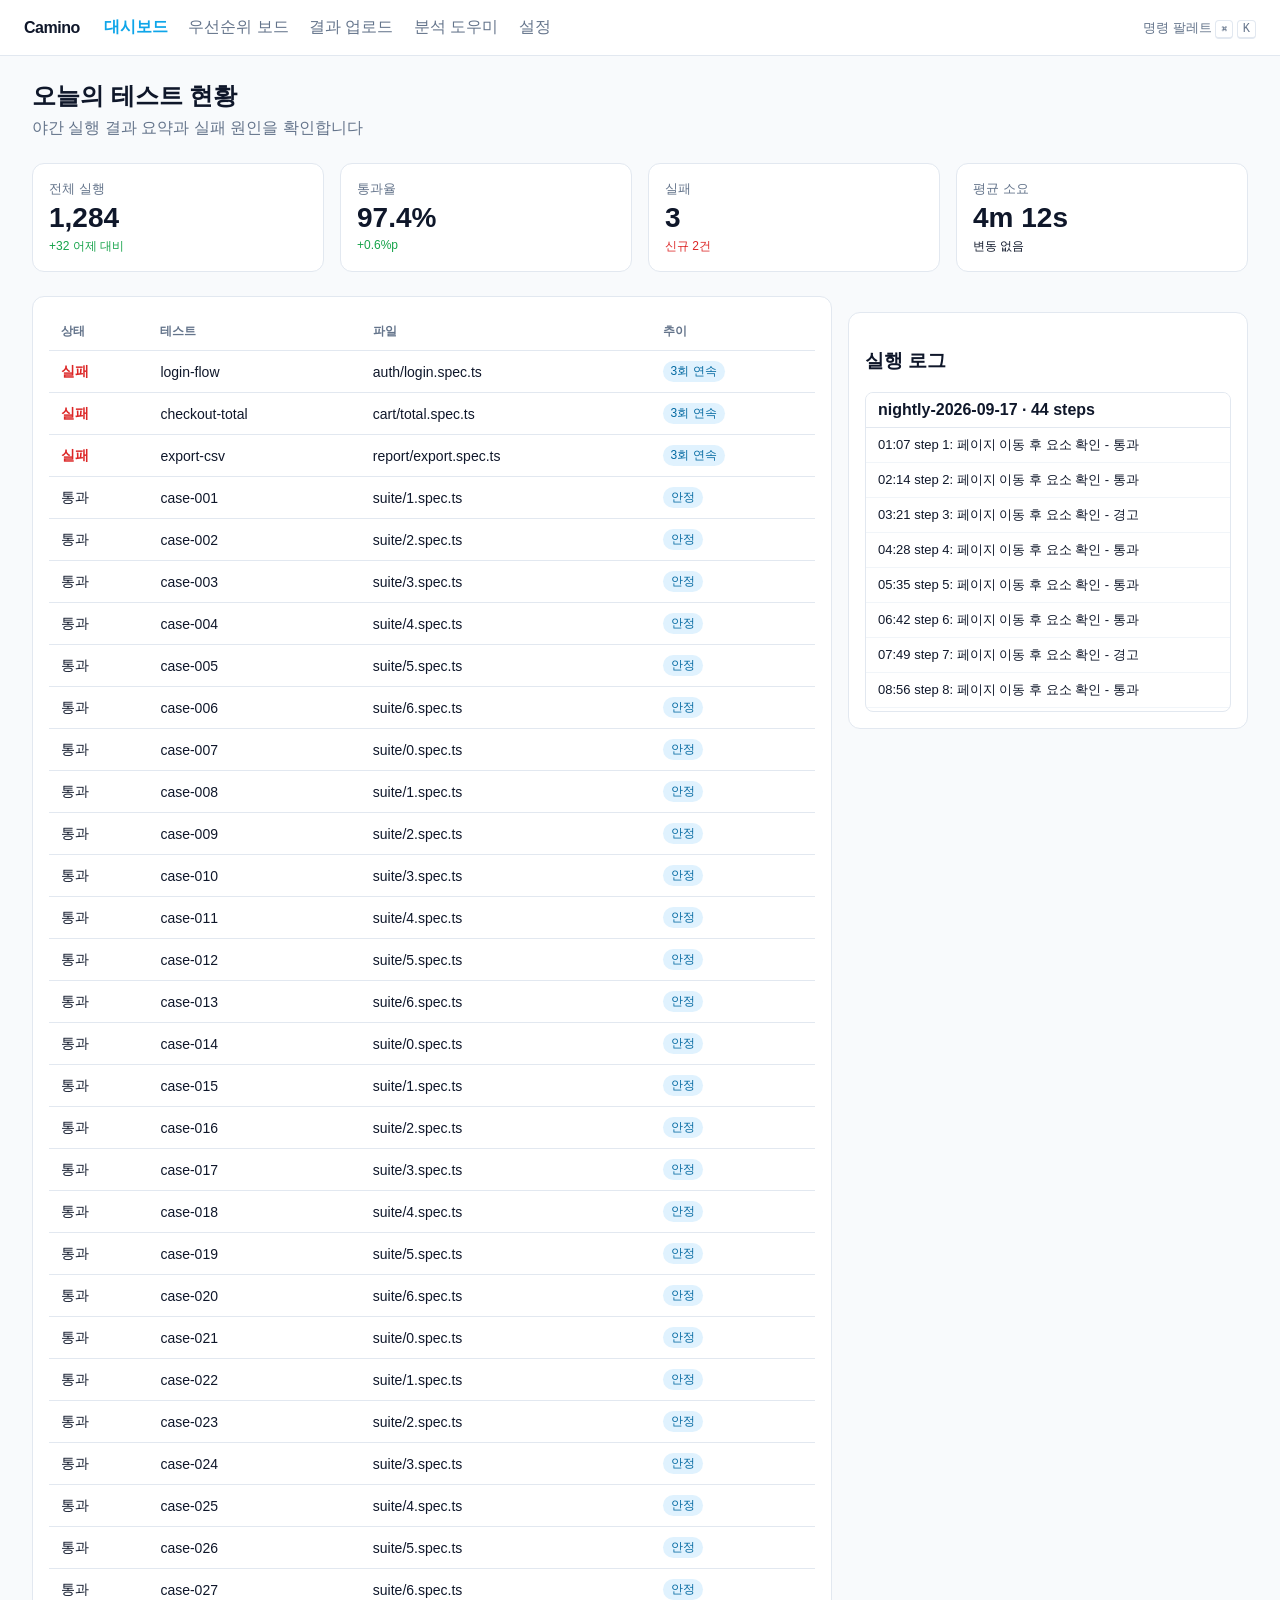
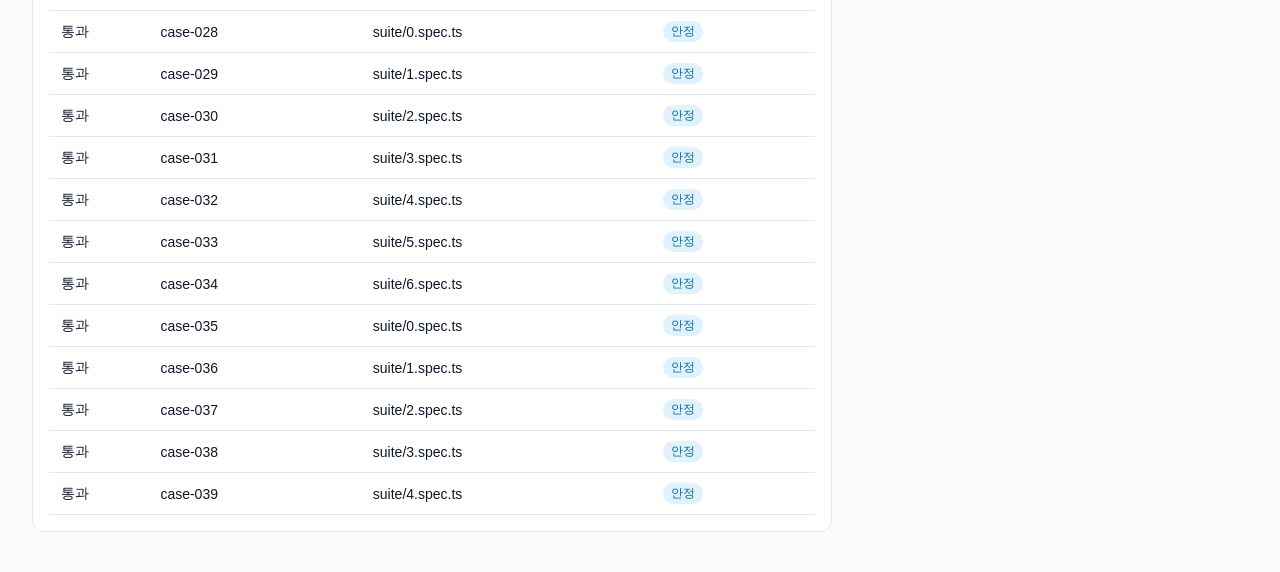
<file: examples/sample-app/index.html>
<!doctype html>
<html lang="ko"><head><meta charset="utf-8"><title>Camino - 대시보드</title><link rel="stylesheet" href="app.css"></head>
<body>
<header>
  <div class="logo">Camino</div>
  <nav>
    <a href="index.html">대시보드</a>
    <a href="board.html">우선순위 보드</a>
    <a href="upload.html">결과 업로드</a>
    <a href="chat.html">분석 도우미</a>
    <a href="settings.html">설정</a>
  </nav>
  <div class="kbd-hint">명령 팔레트 <kbd>⌘</kbd> <kbd>K</kbd></div>
</header>
<div id="palette"><div class="box"><input type="text" placeholder="명령 또는 화면 이름 입력..." aria-label="명령 팔레트"></div></div>
<main>

<h1>오늘의 테스트 현황</h1>
<p class="sub">야간 실행 결과 요약과 실패 원인을 확인합니다</p>
<div class="grid" data-testid="stat-grid">
  <div class="card"><div class="k">전체 실행</div><div class="v">1,284</div><div class="d up">+32 어제 대비</div></div>
  <div class="card"><div class="k">통과율</div><div class="v">97.4%</div><div class="d up">+0.6%p</div></div>
  <div class="card" data-testid="stat-fail"><div class="k">실패</div><div class="v">3</div><div class="d down">신규 2건</div></div>
  <div class="card"><div class="k">평균 소요</div><div class="v">4m 12s</div><div class="d">변동 없음</div></div>
</div>
<div class="row">
  <div class="panel">
    <table data-testid="fail-list"><thead><tr><th>상태</th><th>테스트</th><th>파일</th><th>추이</th></tr></thead>
    <tbody><tr class="fail" data-testid="fail-row-1" data-name="login-flow" data-msg="셀렉터 변경: [data-testid=submit] 없음"><td>실패</td><td>login-flow</td><td>auth/login.spec.ts</td><td><span class="badge" data-tip="마지막 성공: 어제 09:12">3회 연속</span></td></tr><tr class="fail" data-testid="fail-row-2" data-name="checkout-total" data-msg="expected 42,000 received 45,000"><td>실패</td><td>checkout-total</td><td>cart/total.spec.ts</td><td><span class="badge" data-tip="마지막 성공: 어제 09:12">3회 연속</span></td></tr><tr class="fail" data-testid="fail-row-3" data-name="export-csv" data-msg="파일 이름 형식 불일치: 2026-9-17 vs 2026-09-17"><td>실패</td><td>export-csv</td><td>report/export.spec.ts</td><td><span class="badge" data-tip="마지막 성공: 어제 09:12">3회 연속</span></td></tr><tr><td>통과</td><td>case-001</td><td>suite/1.spec.ts</td><td><span class="badge">안정</span></td></tr><tr><td>통과</td><td>case-002</td><td>suite/2.spec.ts</td><td><span class="badge">안정</span></td></tr><tr><td>통과</td><td>case-003</td><td>suite/3.spec.ts</td><td><span class="badge">안정</span></td></tr><tr><td>통과</td><td>case-004</td><td>suite/4.spec.ts</td><td><span class="badge">안정</span></td></tr><tr><td>통과</td><td>case-005</td><td>suite/5.spec.ts</td><td><span class="badge">안정</span></td></tr><tr><td>통과</td><td>case-006</td><td>suite/6.spec.ts</td><td><span class="badge">안정</span></td></tr><tr><td>통과</td><td>case-007</td><td>suite/0.spec.ts</td><td><span class="badge">안정</span></td></tr><tr><td>통과</td><td>case-008</td><td>suite/1.spec.ts</td><td><span class="badge">안정</span></td></tr><tr><td>통과</td><td>case-009</td><td>suite/2.spec.ts</td><td><span class="badge">안정</span></td></tr><tr><td>통과</td><td>case-010</td><td>suite/3.spec.ts</td><td><span class="badge">안정</span></td></tr><tr><td>통과</td><td>case-011</td><td>suite/4.spec.ts</td><td><span class="badge">안정</span></td></tr><tr><td>통과</td><td>case-012</td><td>suite/5.spec.ts</td><td><span class="badge">안정</span></td></tr><tr><td>통과</td><td>case-013</td><td>suite/6.spec.ts</td><td><span class="badge">안정</span></td></tr><tr><td>통과</td><td>case-014</td><td>suite/0.spec.ts</td><td><span class="badge">안정</span></td></tr><tr><td>통과</td><td>case-015</td><td>suite/1.spec.ts</td><td><span class="badge">안정</span></td></tr><tr><td>통과</td><td>case-016</td><td>suite/2.spec.ts</td><td><span class="badge">안정</span></td></tr><tr><td>통과</td><td>case-017</td><td>suite/3.spec.ts</td><td><span class="badge">안정</span></td></tr><tr><td>통과</td><td>case-018</td><td>suite/4.spec.ts</td><td><span class="badge">안정</span></td></tr><tr><td>통과</td><td>case-019</td><td>suite/5.spec.ts</td><td><span class="badge">안정</span></td></tr><tr><td>통과</td><td>case-020</td><td>suite/6.spec.ts</td><td><span class="badge">안정</span></td></tr><tr><td>통과</td><td>case-021</td><td>suite/0.spec.ts</td><td><span class="badge">안정</span></td></tr><tr><td>통과</td><td>case-022</td><td>suite/1.spec.ts</td><td><span class="badge">안정</span></td></tr><tr><td>통과</td><td>case-023</td><td>suite/2.spec.ts</td><td><span class="badge">안정</span></td></tr><tr><td>통과</td><td>case-024</td><td>suite/3.spec.ts</td><td><span class="badge">안정</span></td></tr><tr><td>통과</td><td>case-025</td><td>suite/4.spec.ts</td><td><span class="badge">안정</span></td></tr><tr><td>통과</td><td>case-026</td><td>suite/5.spec.ts</td><td><span class="badge">안정</span></td></tr><tr><td>통과</td><td>case-027</td><td>suite/6.spec.ts</td><td><span class="badge">안정</span></td></tr><tr><td>통과</td><td>case-028</td><td>suite/0.spec.ts</td><td><span class="badge">안정</span></td></tr><tr><td>통과</td><td>case-029</td><td>suite/1.spec.ts</td><td><span class="badge">안정</span></td></tr><tr><td>통과</td><td>case-030</td><td>suite/2.spec.ts</td><td><span class="badge">안정</span></td></tr><tr><td>통과</td><td>case-031</td><td>suite/3.spec.ts</td><td><span class="badge">안정</span></td></tr><tr><td>통과</td><td>case-032</td><td>suite/4.spec.ts</td><td><span class="badge">안정</span></td></tr><tr><td>통과</td><td>case-033</td><td>suite/5.spec.ts</td><td><span class="badge">안정</span></td></tr><tr><td>통과</td><td>case-034</td><td>suite/6.spec.ts</td><td><span class="badge">안정</span></td></tr><tr><td>통과</td><td>case-035</td><td>suite/0.spec.ts</td><td><span class="badge">안정</span></td></tr><tr><td>통과</td><td>case-036</td><td>suite/1.spec.ts</td><td><span class="badge">안정</span></td></tr><tr><td>통과</td><td>case-037</td><td>suite/2.spec.ts</td><td><span class="badge">안정</span></td></tr><tr><td>통과</td><td>case-038</td><td>suite/3.spec.ts</td><td><span class="badge">안정</span></td></tr><tr><td>통과</td><td>case-039</td><td>suite/4.spec.ts</td><td><span class="badge">안정</span></td></tr></tbody></table>
  </div>
  <div>
    <div class="panel" data-testid="fail-detail" hidden>
      <h3 data-testid="fail-detail-name">-</h3>
      <p data-testid="fail-detail-msg">-</p>
      <button class="primary" data-testid="rerun">다시 실행</button>
    </div>
    <div class="panel" style="margin-top:16px">
      <h3>실행 로그</h3>
      <div class="scroll" data-testid="log-scroll"><div class="sticky">nightly-2026-09-17 · 44 steps</div><div class="line">01:07  step 1: 페이지 이동 후 요소 확인 - 통과</div><div class="line">02:14  step 2: 페이지 이동 후 요소 확인 - 통과</div><div class="line">03:21  step 3: 페이지 이동 후 요소 확인 - 경고</div><div class="line">04:28  step 4: 페이지 이동 후 요소 확인 - 통과</div><div class="line">05:35  step 5: 페이지 이동 후 요소 확인 - 통과</div><div class="line">06:42  step 6: 페이지 이동 후 요소 확인 - 통과</div><div class="line">07:49  step 7: 페이지 이동 후 요소 확인 - 경고</div><div class="line">08:56  step 8: 페이지 이동 후 요소 확인 - 통과</div><div class="line">09:03  step 9: 페이지 이동 후 요소 확인 - 통과</div><div class="line">10:10  step 10: 페이지 이동 후 요소 확인 - 통과</div><div class="line">11:17  step 11: 페이지 이동 후 요소 확인 - 경고</div><div class="line">12:24  step 12: 페이지 이동 후 요소 확인 - 통과</div><div class="line">13:31  step 13: 페이지 이동 후 요소 확인 - 통과</div><div class="line">14:38  step 14: 페이지 이동 후 요소 확인 - 통과</div><div class="line">15:45  step 15: 페이지 이동 후 요소 확인 - 경고</div><div class="line">16:52  step 16: 페이지 이동 후 요소 확인 - 통과</div><div class="line">17:59  step 17: 페이지 이동 후 요소 확인 - 통과</div><div class="line">18:06  step 18: 페이지 이동 후 요소 확인 - 통과</div><div class="line">19:13  step 19: 페이지 이동 후 요소 확인 - 경고</div><div class="line">20:20  step 20: 페이지 이동 후 요소 확인 - 통과</div><div class="line">21:27  step 21: 페이지 이동 후 요소 확인 - 통과</div><div class="line">22:34  step 22: 페이지 이동 후 요소 확인 - 통과</div><div class="line">23:41  step 23: 페이지 이동 후 요소 확인 - 경고</div><div class="line">24:48  step 24: 페이지 이동 후 요소 확인 - 통과</div><div class="line">25:55  step 25: 페이지 이동 후 요소 확인 - 통과</div><div class="line">26:02  step 26: 페이지 이동 후 요소 확인 - 통과</div><div class="line">27:09  step 27: 페이지 이동 후 요소 확인 - 경고</div><div class="line">28:16  step 28: 페이지 이동 후 요소 확인 - 통과</div><div class="line">29:23  step 29: 페이지 이동 후 요소 확인 - 통과</div><div class="line">30:30  step 30: 페이지 이동 후 요소 확인 - 통과</div><div class="line">31:37  step 31: 페이지 이동 후 요소 확인 - 경고</div><div class="line">32:44  step 32: 페이지 이동 후 요소 확인 - 통과</div><div class="line">33:51  step 33: 페이지 이동 후 요소 확인 - 통과</div><div class="line">34:58  step 34: 페이지 이동 후 요소 확인 - 통과</div><div class="line">35:05  step 35: 페이지 이동 후 요소 확인 - 경고</div><div class="line">36:12  step 36: 페이지 이동 후 요소 확인 - 통과</div><div class="line">37:19  step 37: 페이지 이동 후 요소 확인 - 통과</div><div class="line">38:26  step 38: 페이지 이동 후 요소 확인 - 통과</div><div class="line">39:33  step 39: 페이지 이동 후 요소 확인 - 경고</div><div class="line">40:40  step 40: 페이지 이동 후 요소 확인 - 통과</div><div class="line">41:47  step 41: 페이지 이동 후 요소 확인 - 통과</div><div class="line">42:54  step 42: 페이지 이동 후 요소 확인 - 통과</div><div class="line">43:01  step 43: 페이지 이동 후 요소 확인 - 경고</div><div class="line">44:08  step 44: 페이지 이동 후 요소 확인 - 통과</div></div>
    </div>
  </div>
</div>

</main>
<script src="app.js"></script></body></html>
</file>
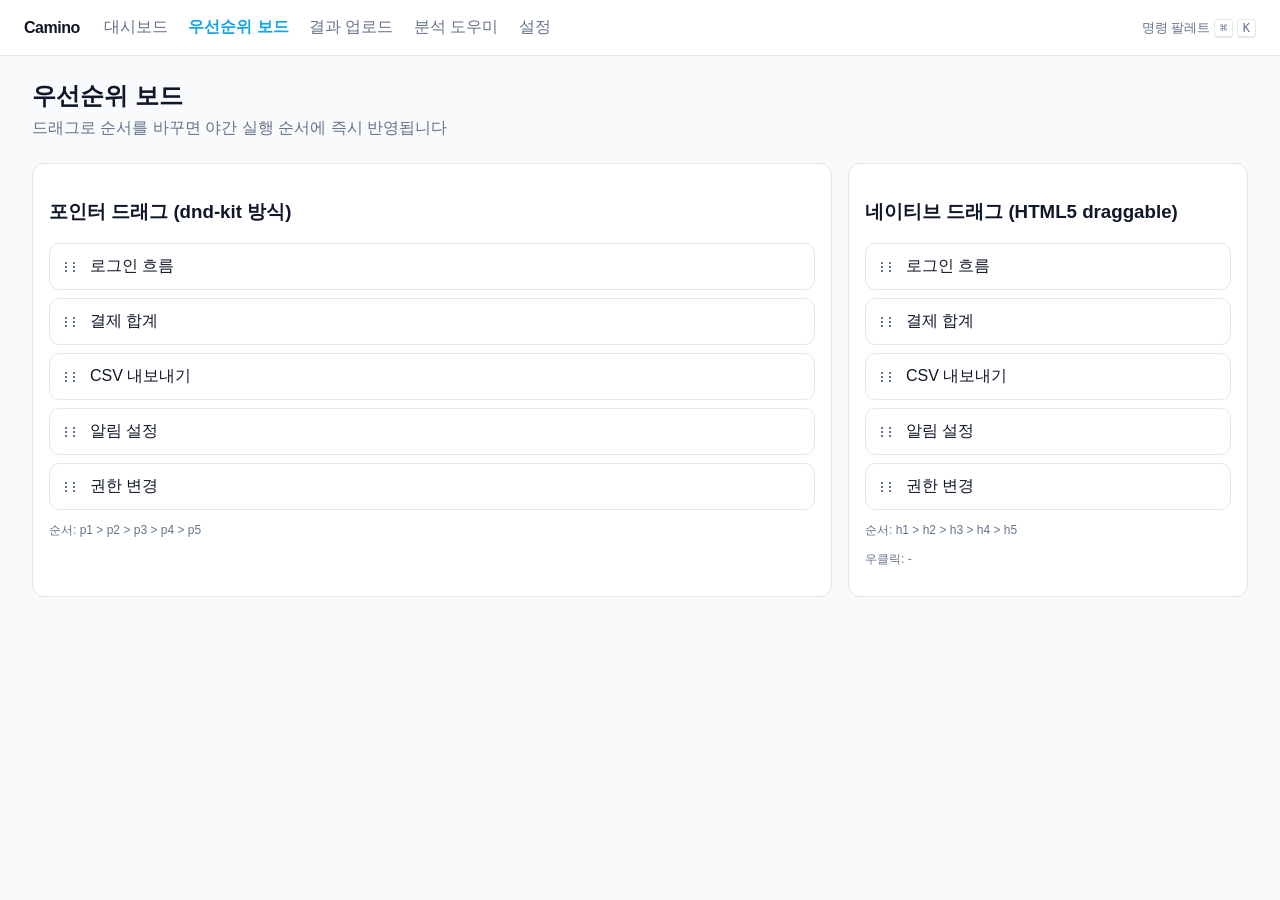
<file: examples/sample-app/board.html>
<!doctype html>
<html lang="ko"><head><meta charset="utf-8"><title>Camino - 우선순위 보드</title><link rel="stylesheet" href="app.css"></head>
<body>
<header>
  <div class="logo">Camino</div>
  <nav>
    <a href="index.html">대시보드</a>
    <a href="board.html">우선순위 보드</a>
    <a href="upload.html">결과 업로드</a>
    <a href="chat.html">분석 도우미</a>
    <a href="settings.html">설정</a>
  </nav>
  <div class="kbd-hint">명령 팔레트 <kbd>⌘</kbd> <kbd>K</kbd></div>
</header>
<div id="palette"><div class="box"><input type="text" placeholder="명령 또는 화면 이름 입력..." aria-label="명령 팔레트"></div></div>
<main>

<h1>우선순위 보드</h1>
<p class="sub">드래그로 순서를 바꾸면 야간 실행 순서에 즉시 반영됩니다</p>
<div class="row">
  <div class="panel"><h3>포인터 드래그 (dnd-kit 방식)</h3><ul class="list" data-testid="pointer-list"><li data-id="p1" data-testid="pointer-card-1"><span class="handle" aria-label="드래그 핸들" data-testid="pointer-handle-1">⋮⋮</span><span class="editable" data-testid="pointer-name-1">로그인 흐름</span></li><li data-id="p2" data-testid="pointer-card-2"><span class="handle" aria-label="드래그 핸들" data-testid="pointer-handle-2">⋮⋮</span><span class="editable" data-testid="pointer-name-2">결제 합계</span></li><li data-id="p3" data-testid="pointer-card-3"><span class="handle" aria-label="드래그 핸들" data-testid="pointer-handle-3">⋮⋮</span><span class="editable" data-testid="pointer-name-3">CSV 내보내기</span></li><li data-id="p4" data-testid="pointer-card-4"><span class="handle" aria-label="드래그 핸들" data-testid="pointer-handle-4">⋮⋮</span><span class="editable" data-testid="pointer-name-4">알림 설정</span></li><li data-id="p5" data-testid="pointer-card-5"><span class="handle" aria-label="드래그 핸들" data-testid="pointer-handle-5">⋮⋮</span><span class="editable" data-testid="pointer-name-5">권한 변경</span></li></ul><p class="status">순서: <span data-testid="pointer-order">p1 > p2 > p3 > p4 > p5</span></p></div>
  <div class="panel"><h3>네이티브 드래그 (HTML5 draggable)</h3><ul class="list" data-testid="html5-list"><li draggable="true" data-id="h1" data-testid="html5-card-1" data-ctx="로그인 흐름"><span class="handle">⋮⋮</span>로그인 흐름</li><li draggable="true" data-id="h2" data-testid="html5-card-2" data-ctx="결제 합계"><span class="handle">⋮⋮</span>결제 합계</li><li draggable="true" data-id="h3" data-testid="html5-card-3" data-ctx="CSV 내보내기"><span class="handle">⋮⋮</span>CSV 내보내기</li><li draggable="true" data-id="h4" data-testid="html5-card-4" data-ctx="알림 설정"><span class="handle">⋮⋮</span>알림 설정</li><li draggable="true" data-id="h5" data-testid="html5-card-5" data-ctx="권한 변경"><span class="handle">⋮⋮</span>권한 변경</li></ul><p class="status">순서: <span data-testid="html5-order">h1 > h2 > h3 > h4 > h5</span></p><p class="status">우클릭: <span data-testid="ctx-result">-</span></p></div>
</div>
<div class="menu" id="ctx-menu"><div>맨 위로</div><div>보류</div><div>삭제</div></div>

</main>
<script src="app.js"></script></body></html>
</file>
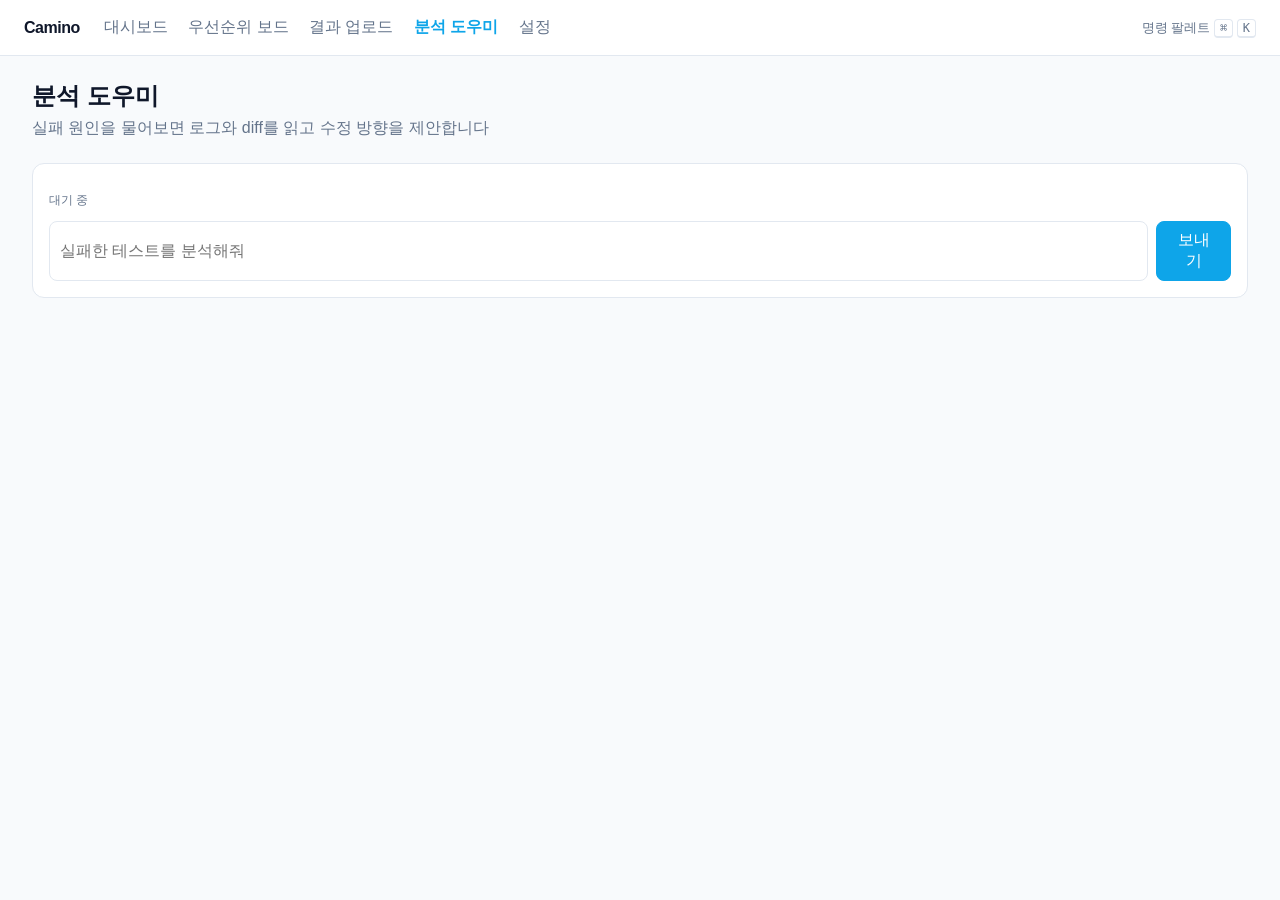
<file: examples/sample-app/chat.html>
<!doctype html>
<html lang="ko"><head><meta charset="utf-8"><title>Camino - 분석 도우미</title><link rel="stylesheet" href="app.css"></head>
<body>
<header>
  <div class="logo">Camino</div>
  <nav>
    <a href="index.html">대시보드</a>
    <a href="board.html">우선순위 보드</a>
    <a href="upload.html">결과 업로드</a>
    <a href="chat.html">분석 도우미</a>
    <a href="settings.html">설정</a>
  </nav>
  <div class="kbd-hint">명령 팔레트 <kbd>⌘</kbd> <kbd>K</kbd></div>
</header>
<div id="palette"><div class="box"><input type="text" placeholder="명령 또는 화면 이름 입력..." aria-label="명령 팔레트"></div></div>
<main>

<h1>분석 도우미</h1>
<p class="sub">실패 원인을 물어보면 로그와 diff를 읽고 수정 방향을 제안합니다</p>
<div class="panel"><div class="chat" data-testid="chat-log"></div>
<p class="status" data-testid="chat-status" data-state="idle">대기 중</p>
<div style="display:flex;gap:8px;margin-top:12px"><input type="text" data-testid="chat-input" aria-label="질문" placeholder="실패한 테스트를 분석해줘"><button class="primary" data-testid="chat-send">보내기</button></div></div>

</main>
<script src="app.js"></script></body></html>
</file>
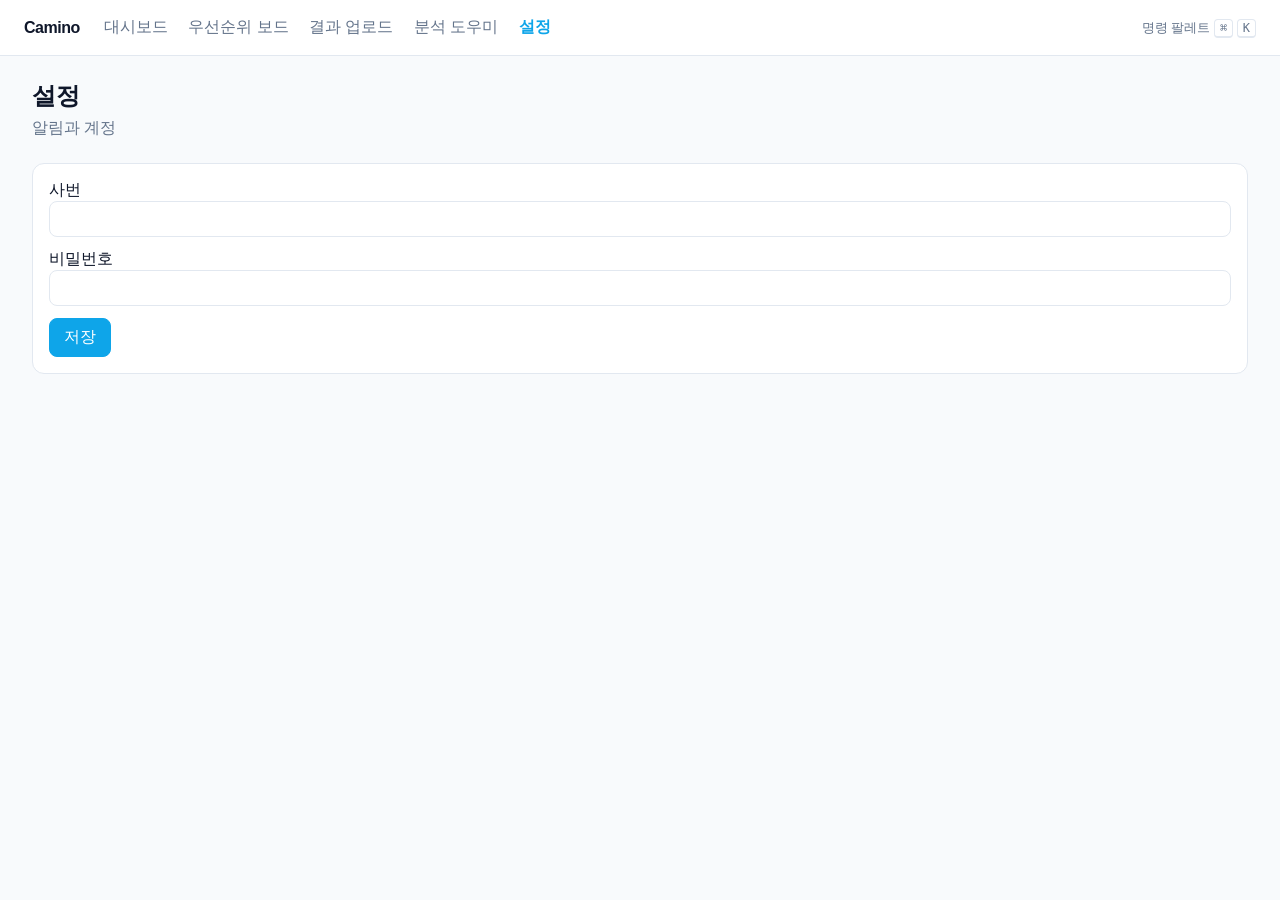
<file: examples/sample-app/settings.html>
<!doctype html>
<html lang="ko"><head><meta charset="utf-8"><title>Camino - 설정</title><link rel="stylesheet" href="app.css"></head>
<body>
<header>
  <div class="logo">Camino</div>
  <nav>
    <a href="index.html">대시보드</a>
    <a href="board.html">우선순위 보드</a>
    <a href="upload.html">결과 업로드</a>
    <a href="chat.html">분석 도우미</a>
    <a href="settings.html">설정</a>
  </nav>
  <div class="kbd-hint">명령 팔레트 <kbd>⌘</kbd> <kbd>K</kbd></div>
</header>
<div id="palette"><div class="box"><input type="text" placeholder="명령 또는 화면 이름 입력..." aria-label="명령 팔레트"></div></div>
<main>

<h1>설정</h1>
<p class="sub">알림과 계정</p>
<div class="panel"><label>사번<input type="text" aria-label="사번" value=""></label><label style="display:block;margin-top:12px">비밀번호<input type="password" aria-label="비밀번호"></label><button class="primary" style="margin-top:12px" data-testid="save">저장</button></div>

</main>
<script src="app.js"></script></body></html>
</file>
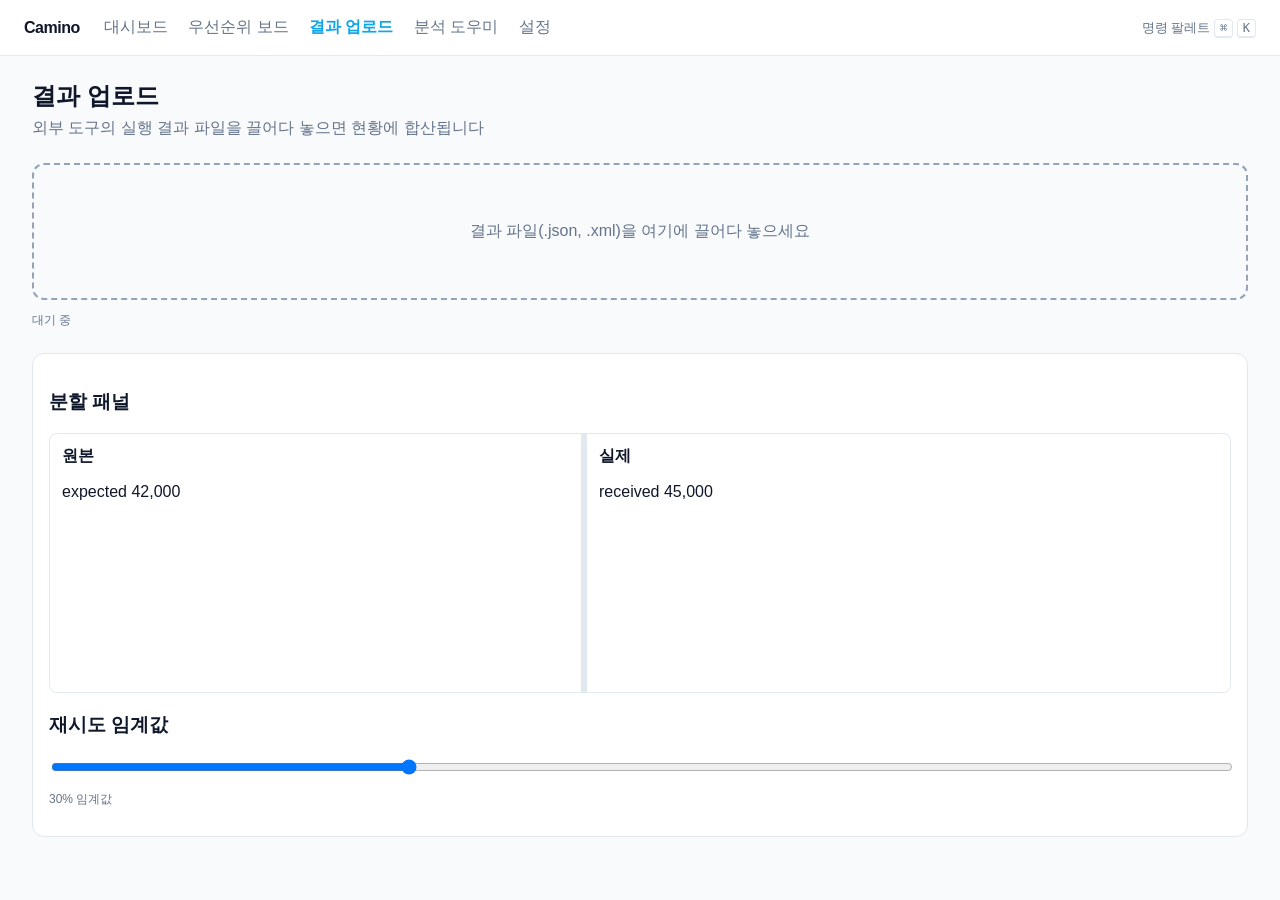
<file: examples/sample-app/upload.html>
<!doctype html>
<html lang="ko"><head><meta charset="utf-8"><title>Camino - 결과 업로드</title><link rel="stylesheet" href="app.css"></head>
<body>
<header>
  <div class="logo">Camino</div>
  <nav>
    <a href="index.html">대시보드</a>
    <a href="board.html">우선순위 보드</a>
    <a href="upload.html">결과 업로드</a>
    <a href="chat.html">분석 도우미</a>
    <a href="settings.html">설정</a>
  </nav>
  <div class="kbd-hint">명령 팔레트 <kbd>⌘</kbd> <kbd>K</kbd></div>
</header>
<div id="palette"><div class="box"><input type="text" placeholder="명령 또는 화면 이름 입력..." aria-label="명령 팔레트"></div></div>
<main>

<h1>결과 업로드</h1>
<p class="sub">외부 도구의 실행 결과 파일을 끌어다 놓으면 현황에 합산됩니다</p>
<div class="dropzone" data-testid="dropzone"><p>결과 파일(.json, .xml)을 여기에 끌어다 놓으세요</p><input type="file" multiple hidden aria-label="결과 파일"></div>
<p class="status" data-testid="upload-status">대기 중</p>
<ul class="files" data-testid="file-list"></ul>
<div class="panel" style="margin-top:24px"><h3>분할 패널</h3>
<div class="split"><div class="pane" style="width:45%"><b>원본</b><p>expected 42,000</p></div><div class="sep" role="separator" aria-label="패널 크기 조절" data-testid="split-sep"></div><div class="pane"><b>실제</b><p>received 45,000</p></div></div>
<h3>재시도 임계값</h3><input type="range" min="0" max="100" value="30" aria-label="재시도 임계값" data-testid="threshold"><p class="status" data-testid="range-out"></p></div>

</main>
<script src="app.js"></script></body></html>
</file>
<file: examples/sample-app/app.css>
:root { --ink: #0f172a; --muted: #64748b; --line: #e2e8f0; --brand: #0ea5e9; --bg: #f8fafc; }
* { box-sizing: border-box; }
html, body { margin: 0; }
body { font-family: -apple-system, 'Apple SD Gothic Neo', 'Pretendard', 'Noto Sans KR', sans-serif; color: var(--ink); background: var(--bg); }
header { position: fixed; top: 0; left: 0; right: 0; height: 56px; background: #fff; border-bottom: 1px solid var(--line); display: flex; align-items: center; gap: 24px; padding: 0 24px; z-index: 10; }
header .logo { font-weight: 800; letter-spacing: -0.5px; }
header nav a { color: var(--muted); text-decoration: none; margin-right: 16px; }
header nav a[aria-current="page"] { color: var(--brand); font-weight: 600; }
header .kbd-hint { margin-left: auto; color: var(--muted); font-size: 13px; }
kbd { border: 1px solid var(--line); border-bottom-width: 2px; border-radius: 4px; padding: 1px 5px; font-size: 12px; background: #fff; }
main { padding: 80px 32px 40px; max-width: 1400px; margin: 0 auto; }
h1 { font-size: 24px; margin: 0 0 6px; }
.sub { color: var(--muted); margin: 0 0 24px; }
.grid { display: grid; grid-template-columns: repeat(4, 1fr); gap: 16px; margin-bottom: 24px; }
.card { background: #fff; border: 1px solid var(--line); border-radius: 12px; padding: 16px; }
.card .k { color: var(--muted); font-size: 13px; }
.card .v { font-size: 28px; font-weight: 700; margin-top: 4px; }
.card .d { font-size: 12px; margin-top: 4px; }
.up { color: #16a34a; } .down { color: #dc2626; }
.row { display: grid; grid-template-columns: 2fr 1fr; gap: 16px; }
table { width: 100%; border-collapse: collapse; font-size: 14px; }
th, td { text-align: left; padding: 10px 12px; border-bottom: 1px solid var(--line); }
th { color: var(--muted); font-weight: 600; font-size: 12px; }
tr.fail td:first-child { color: #dc2626; font-weight: 600; }
tr[data-testid^="fail-row"] { cursor: pointer; }
tr[data-testid^="fail-row"]:hover { background: #f1f5f9; }
.badge { display: inline-block; padding: 2px 8px; border-radius: 999px; font-size: 12px; background: #e0f2fe; color: #0369a1; position: relative; }
.badge[data-tip]:hover::after { content: attr(data-tip); position: absolute; left: 0; top: 24px; background: var(--ink); color: #fff; padding: 6px 8px; border-radius: 6px; white-space: nowrap; font-size: 12px; z-index: 5; }
.panel { background: #fff; border: 1px solid var(--line); border-radius: 12px; padding: 16px; }
.scroll { max-height: 320px; overflow: auto; border: 1px solid var(--line); border-radius: 8px; }
.scroll .sticky { position: sticky; top: 0; background: #fff; padding: 8px 12px; font-weight: 600; border-bottom: 1px solid var(--line); }
.scroll .line { padding: 8px 12px; border-bottom: 1px solid #f1f5f9; font-size: 13px; }
button { font: inherit; padding: 8px 14px; border-radius: 8px; border: 1px solid var(--line); background: #fff; cursor: pointer; }
button.primary { background: var(--brand); color: #fff; border-color: var(--brand); }
input[type="text"], input[type="password"] { font: inherit; padding: 8px 10px; border: 1px solid var(--line); border-radius: 8px; width: 100%; }
.list { list-style: none; padding: 0; margin: 0; }
.list li { display: flex; align-items: center; gap: 12px; padding: 12px; margin-bottom: 8px; background: #fff; border: 1px solid var(--line); border-radius: 10px; user-select: none; }
.list li .handle { cursor: grab; color: var(--muted); }
.list li.dragging { opacity: 0.5; }
.list li.over { border-color: var(--brand); box-shadow: 0 0 0 3px #bae6fd; }
.dropzone { border: 2px dashed #94a3b8; border-radius: 12px; padding: 40px; text-align: center; color: var(--muted); }
.dropzone.over { border-color: var(--brand); background: #f0f9ff; color: var(--brand); }
.files li { padding: 6px 0; }
.chat { display: flex; flex-direction: column; gap: 12px; }
.msg { padding: 12px 14px; border-radius: 12px; max-width: 70%; line-height: 1.5; }
.msg.user { align-self: flex-end; background: var(--brand); color: #fff; }
.msg.bot { align-self: flex-start; background: #fff; border: 1px solid var(--line); white-space: pre-wrap; }
.status { font-size: 12px; color: var(--muted); }
.status[data-state="streaming"] { color: var(--brand); }
.status[data-state="done"] { color: #16a34a; }
#palette { position: fixed; inset: 0; background: rgba(15,23,42,.4); display: none; align-items: flex-start; justify-content: center; padding-top: 120px; z-index: 20; }
#palette[open] { display: flex; }
#palette .box { background: #fff; border-radius: 12px; width: 520px; padding: 12px; }
.menu { position: fixed; background: #fff; border: 1px solid var(--line); border-radius: 8px; padding: 4px; display: none; z-index: 30; box-shadow: 0 8px 24px rgba(0,0,0,.12); }
.menu[open] { display: block; }
.menu div { padding: 8px 12px; cursor: pointer; border-radius: 6px; }
.menu div:hover { background: #f1f5f9; }
.split { display: flex; height: 260px; border: 1px solid var(--line); border-radius: 8px; overflow: hidden; }
.split .pane { padding: 12px; overflow: auto; }
.split .sep { width: 6px; cursor: col-resize; background: var(--line); }
input[type="range"] { width: 100%; }
.editable { cursor: text; }
.editable input { font: inherit; padding: 2px 4px; }
</file>
